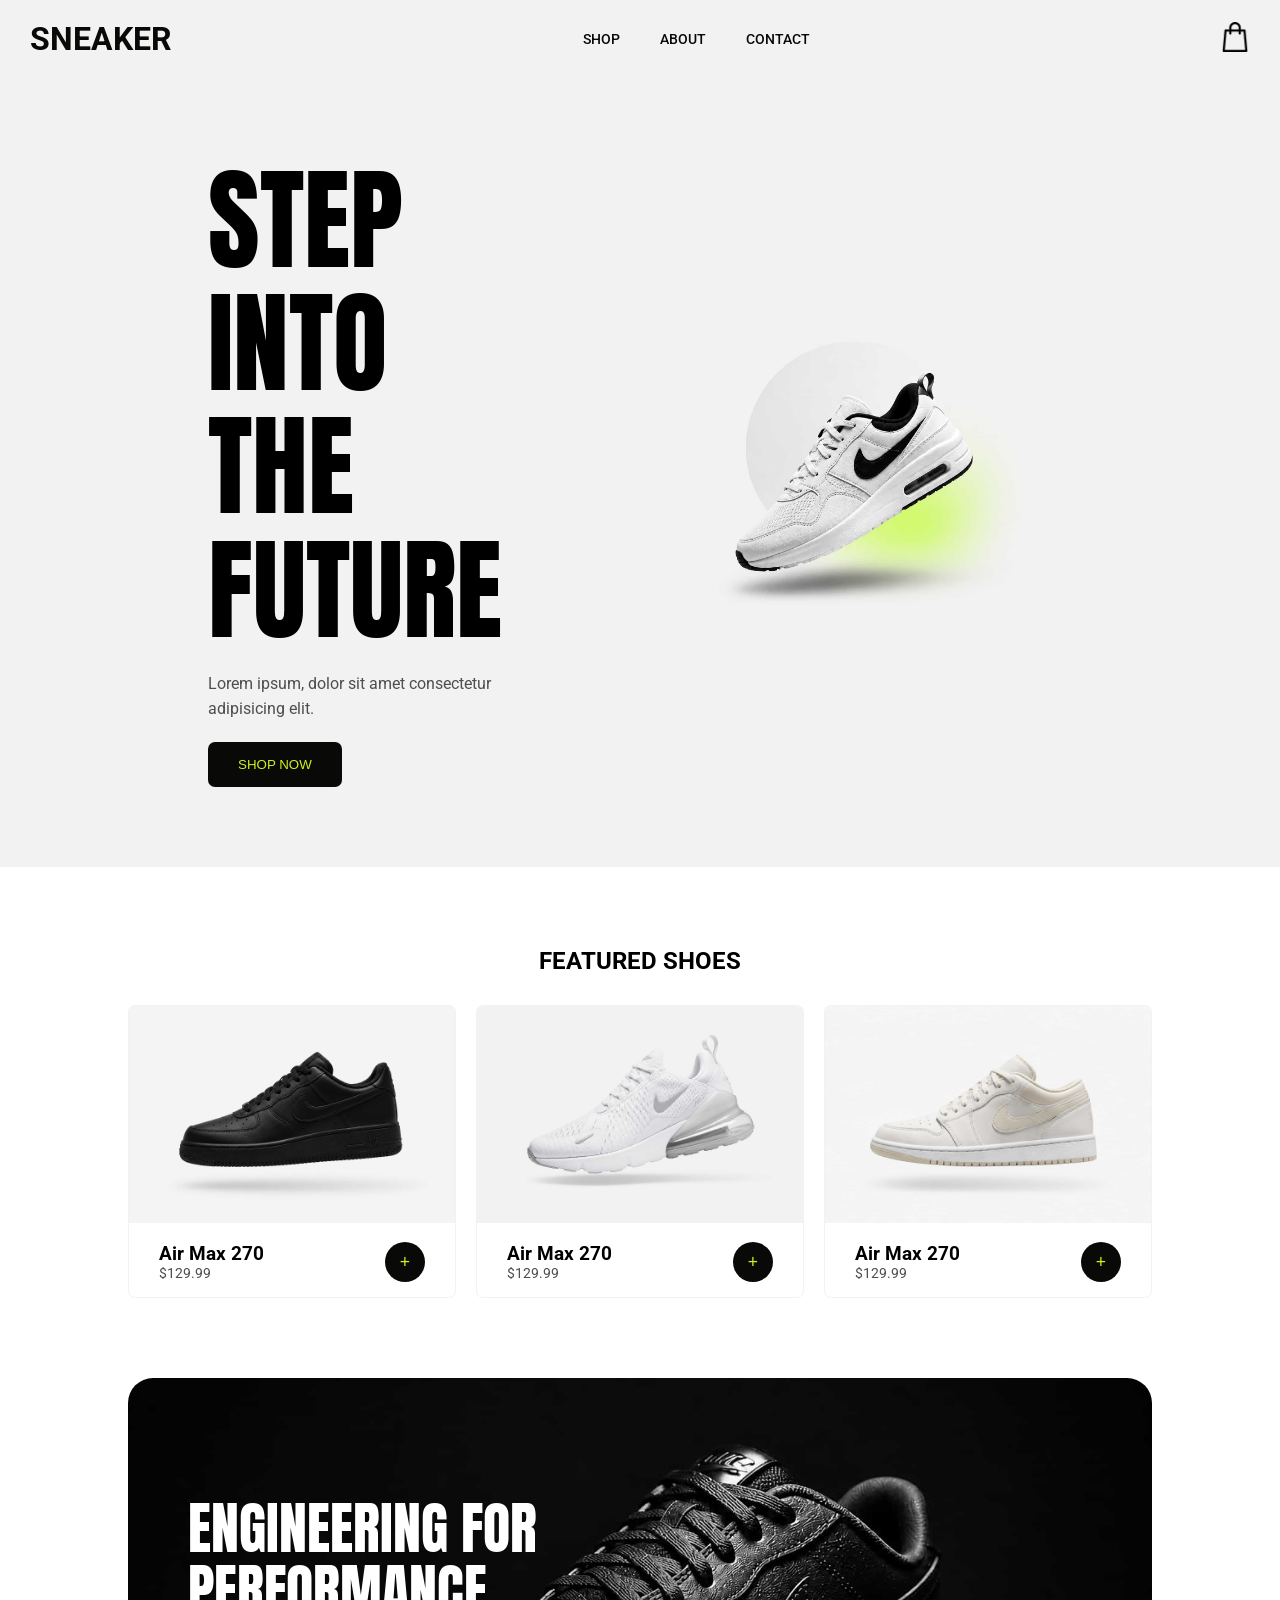
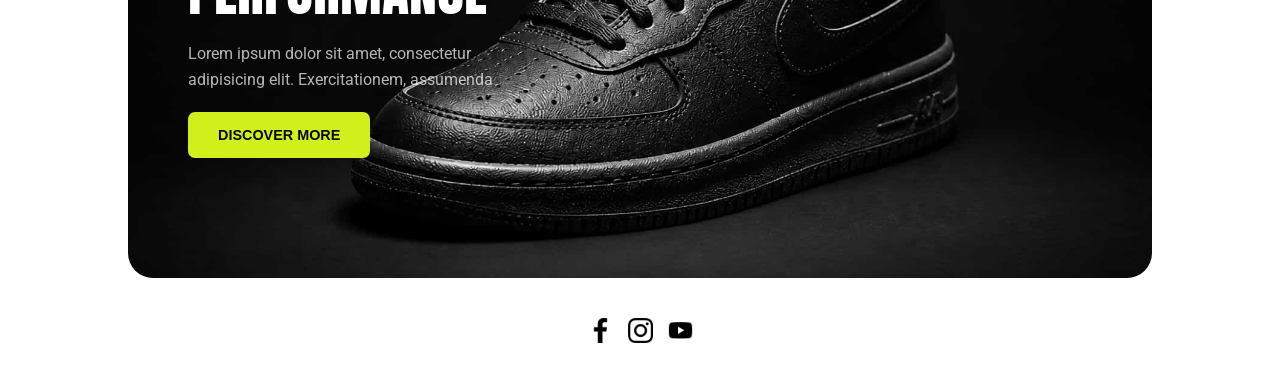
<file: index.html>
<!doctype html>
<html lang="en">
  <head>
    <link rel="shortcut icon" href="./img/favicon.ico" type="image/x-icon" />
    <meta charset="UTF-8" />
    <meta name="viewport" content="width=device-width, initial-scale=1.0" />
    <title>SHOP</title>
    <link rel="preconnect" href="https://fonts.googleapis.com" />
    <link rel="preconnect" href="https://fonts.gstatic.com" crossorigin />
    <link
      href="https://fonts.googleapis.com/css2?family=Anton&family=Roboto:ital,wght@0,100..900;1,100..900&display=swap"
      rel="stylesheet"
    />
    <link rel="stylesheet" href="./css/style.css" />
    <script src="./js/script.js" defer></script>
  </head>
  <body>
    <header>
      <nav>
        <a href="index.html" id="logo">SNEAKER</a>

        <div class="nav-link-container">
          <a href="index.html" class="nav-link">SHOP</a>
          <a href="./pages/about.html" class="nav-link">ABOUT</a>
          <a href="./pages/contact.html" class="nav-link">CONTACT</a>
        </div>

        <div class="nav-actions">
          <a href="">
            <img id="cart" src="./img/shopping-bag.png" alt="cart" />
          </a>
          <button class="menu-toggle" aria-label="Open menu">
            <span></span>
            <span></span>
            <span></span>
          </button>
        </div>
         <div class="menu-overlay"></div>
      </nav>
      <div class="banner">
        <div class="left-banner">
          <h1>STEP INTO THE FUTURE</h1>
          <p class="info-text">
            Lorem ipsum, dolor sit amet consectetur adipisicing elit.
          </p>
          <button class="dark-btn-green">SHOP NOW</button>
        </div>
        <div class="right-banner">
          <img class="right-banner-image" src="./img/shoe.jpg" alt="shoe" />
        </div>
      </div>
    </header>
    <main>
      <section class="featured">
        <h2 class="section-heading">FEATURED SHOES</h2>
        <div class="card-container">
          <!-- CARD 1 -->
          <div class="card">
            <img class="card-img" src="./img/one.jpg" alt="" />
            <div class="bottom-card">
              <div class="bottom-left-card">
                <p class="card-shoe-name">Air Max 270</p>
                <p class="card-price">$129.99</p>
              </div>
              <button class="card-btn">+</button>
            </div>
          </div>

          <!-- CARD 2 -->
          <div class="card">
            <img class="card-img" src="./img/two.jpg" alt="" />
            <div class="bottom-card">
              <div class="bottom-left-card">
                <p class="card-shoe-name">Air Max 270</p>
                <p class="card-price">$129.99</p>
              </div>
              <button class="card-btn">+</button>
            </div>
          </div>

          <!-- CARD 3 -->
          <div class="card">
            <img class="card-img" src="./img/three.jpg" alt="" />
            <div class="bottom-card">
              <div class="bottom-left-card">
                <p class="card-shoe-name">Air Max 270</p>
                <p class="card-price">$129.99</p>
              </div>
              <button class="card-btn">+</button>
            </div>
          </div>
        </div>
      </section>

      <section class="performance">
        <div class="performance-container">
          <h2 class="performance-heading">ENGINEERING FOR PERFORMANCE</h2>
          <p class="performance-text">
            Lorem ipsum dolor sit amet, consectetur adipisicing elit.
            Exercitationem, assumenda
          </p>
          <button class="btn-green">DISCOVER MORE</button>
        </div>
      </section>
    </main>
    <footer>
      <a href="https://facebook.com">
        <img src="./img/facebook.png" alt="" />
      </a>
      <a href="https://instagram.com">
        <img src="./img/instagram.png" alt="" />
      </a>
      <a href="https://youtube.com">
        <img src="./img/youtube.png" alt="" />
      </a>
    </footer>
  </body>
</html>
</file>
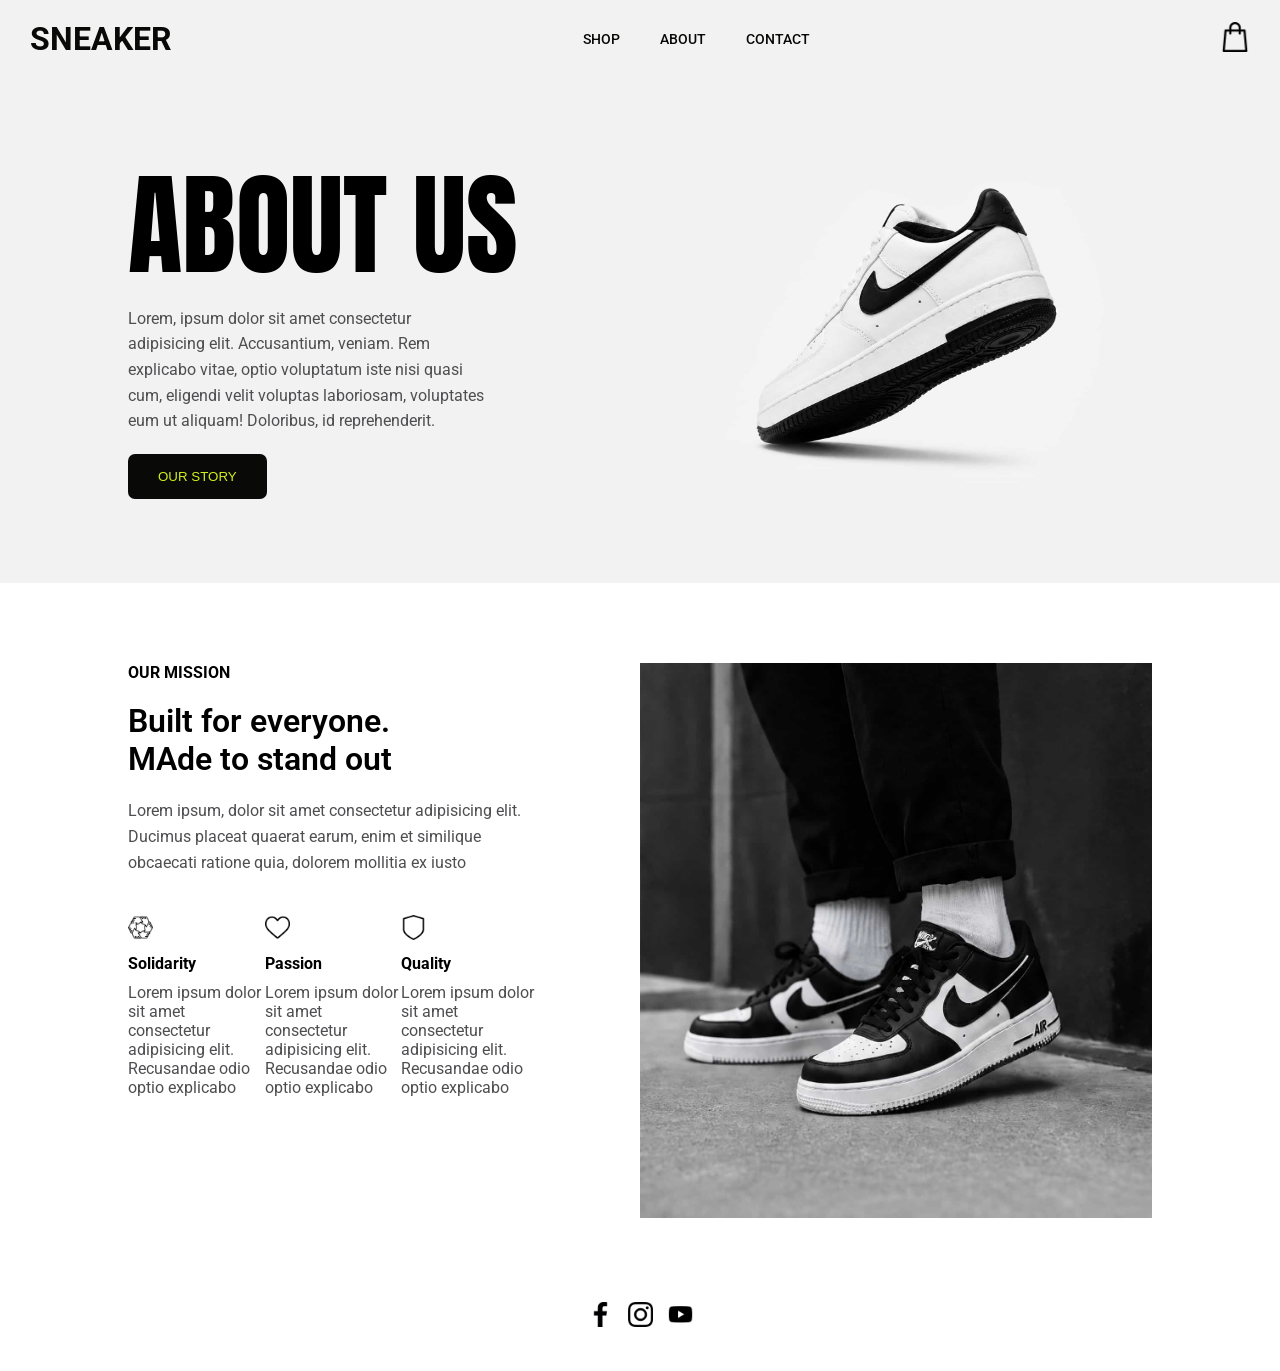
<file: pages/about.html>
<!doctype html>
<html lang="en">
  <head>
    <link rel="shortcut icon" href="../img/favicon.ico" type="image/x-icon" />
    <meta charset="UTF-8" />
    <meta name="viewport" content="width=device-width, initial-scale=1.0" />
    <title>ABOUT</title>
    <link rel="preconnect" href="https://fonts.googleapis.com" />
    <link rel="preconnect" href="https://fonts.gstatic.com" crossorigin />
    <link
      href="https://fonts.googleapis.com/css2?family=Anton&family=Roboto:ital,wght@0,100..900;1,100..900&display=swap"
      rel="stylesheet"
    />
    <link rel="stylesheet" href="../css/style.css" />
    <script src="../js/script.js" defer></script>

  </head>
  <body>
    <header>
      <nav>
        <a href="../index.html" id="logo">SNEAKER</a>

        <div class="nav-link-container">
          <a href="../index.html" class="nav-link">SHOP</a>
          <a href="./about.html" class="nav-link">ABOUT</a>
          <a href="./contact.html" class="nav-link">CONTACT</a>
        </div>

        <div class="nav-actions">
          <a href="">
            <img id="cart" src="../img/shopping-bag.png" alt="cart" />
          </a>
          <button class="menu-toggle" aria-label="Open menu">
            <span></span>
            <span></span>
            <span></span>
          </button>
        </div>
        <div class="menu-overlay"></div>
      </nav>
      <div class="banner-about">
        <div class="banner-about-left">
          <h1>ABOUT US</h1>
          <p class="info-text">
            Lorem, ipsum dolor sit amet consectetur adipisicing elit.
            Accusantium, veniam. Rem explicabo vitae, optio voluptatum iste nisi
            quasi cum, eligendi velit voluptas laboriosam, voluptates eum ut
            aliquam! Doloribus, id reprehenderit.
          </p>
          <button class="dark-btn-green">OUR STORY</button>
        </div>
        <div class="banner-about-right">
          <img src="../img/about.jpg" alt="" />
        </div>
      </div>
    </header>
    <main>
      <section class="mission">
        <div class="mission-container">
          <div class="mission-left">
            <h2 class="mission-heading">OUR MISSION</h2>

            <p class="mission-subheading">
              Built for everyone.<br />MAde to stand out
            </p>
            <p class="mission-text">
              Lorem ipsum, dolor sit amet consectetur adipisicing elit. Ducimus
              placeat quaerat earum, enim et similique obcaecati ratione quia,
              dolorem mollitia ex iusto
            </p>

            <div class="icons-container">
              <div class="icon-card">
                <img class="icon-img" src="../img/solidarity.png" alt="" />
                <p class="icon-heading">Solidarity</p>
                <p class="icon-info">
                  Lorem ipsum dolor sit amet consectetur adipisicing elit.
                  Recusandae odio optio explicabo
                </p>
              </div>

              <div class="icon-card">
                <img class="icon-img" src="../img/heart.png" alt="" />
                <p class="icon-heading">Passion</p>
                <p class="icon-info">
                  Lorem ipsum dolor sit amet consectetur adipisicing elit.
                  Recusandae odio optio explicabo
                </p>
              </div>

              <div class="icon-card">
                <img class="icon-img" src="../img/shield.png" alt="" />
                <p class="icon-heading">Quality</p>
                <p class="icon-info">
                  Lorem ipsum dolor sit amet consectetur adipisicing elit.
                  Recusandae odio optio explicabo
                </p>
              </div>
            </div>
          </div>
          <div class="mission-right">
            <img src="../img/wearing-shoes.jpg" alt="" class="mission-img" />
          </div>
        </div>
      </section>
    </main>
    <footer>
      <a href="https://facebook.com">
        <img src="../img/facebook.png" alt="" />
      </a>
      <a href="https://instagram.com">
        <img src="../img/instagram.png" alt="" />
      </a>
      <a href="https://youtube.com">
        <img src="../img/youtube.png" alt="" />
      </a>
    </footer>
  </body>
</html>
</file>
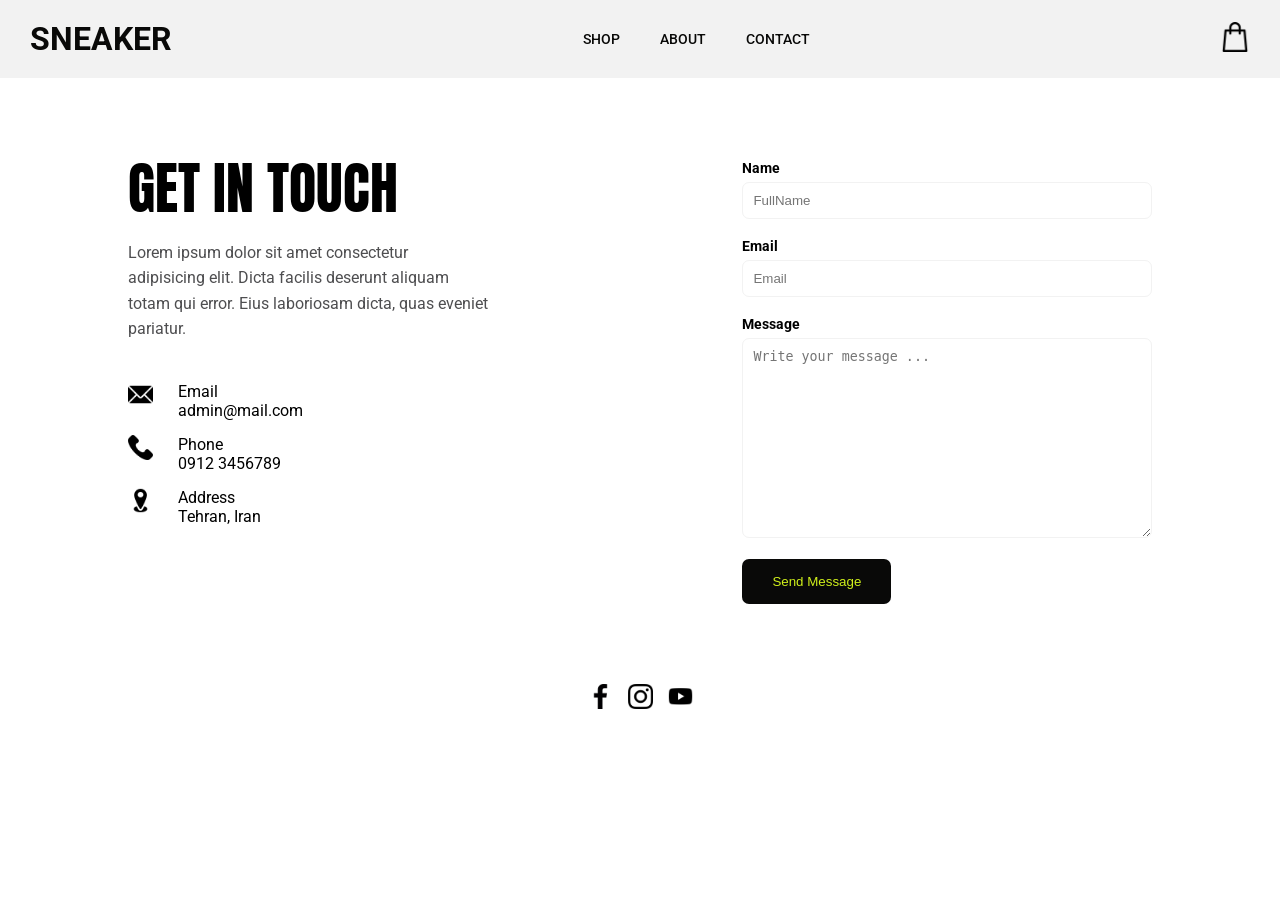
<file: pages/contact.html>
<!doctype html>
<html lang="en">
  <head>
    <link rel="shortcut icon" href="../img/favicon.ico" type="image/x-icon" />

    <meta charset="UTF-8" />
    <meta name="viewport" content="width=device-width, initial-scale=1.0" />
    <title>CONTACT</title>
    <link rel="preconnect" href="https://fonts.googleapis.com" />
    <link rel="preconnect" href="https://fonts.gstatic.com" crossorigin />
    <link
      href="https://fonts.googleapis.com/css2?family=Anton&family=Roboto:ital,wght@0,100..900;1,100..900&display=swap"
      rel="stylesheet"
    />
    <link rel="stylesheet" href="../css/style.css" />
    <script src="../js/script.js" defer></script>
  </head>
  <body>
    <header>
      <nav>
        <a href="../index.html" id="logo">SNEAKER</a>

        <div class="nav-link-container">
          <a href="../index.html" class="nav-link">SHOP</a>
          <a href="./about.html" class="nav-link">ABOUT</a>
          <a href="./contact.html" class="nav-link">CONTACT</a>
        </div>

        <div class="nav-actions">
          <a href="">
            <img id="cart" src="../img/shopping-bag.png" alt="cart" />
          </a>
          <button class="menu-toggle" aria-label="Open menu">
            <span></span>
            <span></span>
            <span></span>
          </button>
        </div>
        <div class="menu-overlay"></div>
      </nav>
    </header>

    <main>
      <section class="contact-container">
        <div class="left-contact-container">
          <h1 class="contact-header">GET IN TOUCH</h1>
          <p class="info-text">
            Lorem ipsum dolor sit amet consectetur adipisicing elit. Dicta
            facilis deserunt aliquam totam qui error. Eius laboriosam dicta,
            quas eveniet pariatur.
          </p>
          <div class="contact-card-container">
            <div class="contact-card">
              <img class="contant-icon" src="../img/email.png" alt="" />
              <div>
                <p class="bold">Email</p>
                <p>admin@mail.com</p>
              </div>
            </div>

            <div class="contact-card">
              <img class="contant-icon" src="../img/phone-call.png" alt="" />
              <div>
                <p class="bold">Phone</p>
                <p>0912 3456789</p>
              </div>
            </div>

            <div class="contact-card">
              <img
                class="contant-icon"
                src="../img/gps-navigation.png"
                alt=""
              />
              <div>
                <p class="bold">Address</p>
                <p>Tehran, Iran</p>
              </div>
            </div>
          </div>
        </div>
        <div class="right-contact-container">
          <form action="" method="post">
            <label class="contact-label" for="name">Name</label>
            <input
              class="contact-input"
              type="text"
              name="name"
              id="name"
              placeholder="FullName"
            />

            <label class="contact-label" for="email">Email</label>
            <input
              class="contact-input"
              type="email"
              name="email"
              id="email"
              placeholder="Email"
            />

            <label class="contact-label" for="message">Message</label>
            <textarea
              class="contact-textarea"
              name="message"
              id="message"
              placeholder="Write your message ..."
            ></textarea>

            <button type="submit" class="dark-btn-green">Send Message</button>
          </form>
        </div>
      </section>
    </main>
    <footer>
      <a href="https://facebook.com">
        <img src="../img/facebook.png" alt="" />
      </a>
      <a href="https://instagram.com">
        <img src="../img/instagram.png" alt="" />
      </a>
      <a href="https://youtube.com">
        <img src="../img/youtube.png" alt="" />
      </a>
    </footer>
  </body>
</html>
</file>
<file: css/style.css>
:root {
  --green: #d0f01b;
  --light-gray: #f2f2f2;
  --black: #090908;
  --dark-gray: #4e4e50;
}

* {
  margin: 0;
  padding: 0;
  box-sizing: border-box;
}

body {
  font-family: "Roboto", sans-serif;
}

header {
  background-color: var(--light-gray);
}

.menu-overlay {
  position: fixed;
  inset: 0;
  background-color: rgba(0, 0, 0, 0.7);
  opacity: 0;
  visibility: hidden;
  transition: opacity 0.3s ease;
  z-index: 5;
}

.menu-overlay.active {
  opacity: 1;
  visibility: visible;
}

nav {
  display: flex;
  justify-content: space-between;
  padding: 20px;
  align-items: center;
  font-family: "Roboto", sans-serif;
}

#logo {
  font-weight: bold;
  font-size: 1.5rem;
  color: var(--black);
  text-decoration: none;
}

.nav-link-container {
  position: fixed;
  top: 0;
  right: 0;
  width: 75%;
  height: 100vh;
  padding: 100px 30px 30px;
  display: flex;
  flex-direction: column;
  gap: 30px;
  background-color: var(--light-gray);
  transform: translateX(100%);
  transition: transform 0.3s ease;
  z-index: 10;
}

.nav-link-container.active {
  transform: translateX(0);
}

.nav-link {
  font-size: 1rem;
  color: var(--black);
  text-decoration: none;
  font-weight: 500;
}

.nav-actions {
  display: flex;
  align-items: center;
  gap: 15px;
  z-index: 20;
}

#cart {
  width: 25px;
  height: 25px;
}

.menu-toggle {
  width: 30px;
  height: 30px;
  padding: 0;
  border: 0;
  background: transparent;
  cursor: pointer;
  display: flex;
  flex-direction: column;
  justify-content: center;
  gap: 5px;
}

.menu-toggle span {
  display: block;
  width: 24px;
  height: 2px;
  background-color: var(--black);
  transition: 0.3s ease;
}

.menu-toggle.active span:nth-child(1) {
  transform: translateY(7px) rotate(45deg);
}

.menu-toggle.active span:nth-child(2) {
  opacity: 0;
}

.menu-toggle.active span:nth-child(3) {
  transform: translateY(-7px) rotate(-45deg);
}

.banner {
  display: flex;
  flex-direction: column;
  width: 90%;
  margin: auto;
  padding: 50px 0;
  justify-content: space-between;
  align-items: center;
  gap: 40px;
}

.left-banner {
  width: 100%;
}

.right-banner {
  width: 100%;
}

.right-banner-image {
  width: 100%;
}

h1 {
  font-size: 4rem;
  max-width: 10ch;
  line-height: 1.1;
  font-weight: 400;
  font-family: "Anton", sans-serif;
}

.info-text {
  color: var(--dark-gray);
  max-width: 40ch;
  margin: 20px 0;
  line-height: 1.6;
}

.dark-btn-green {
  color: var(--green);
  background-color: var(--black);
  padding: 15px 30px;
  border-radius: 7px;
  border: 0;
  cursor: pointer;
  width: fit-content;
}

.card-container {
  width: 90%;
  margin: auto;
  gap: 20px;
  display: grid;
  grid-template-columns: 1fr;
}

.card-img {
  width: 100%;
}

.card {
  border-radius: 7px;
  overflow: hidden;
  border: 1px solid var(--light-gray);
}

.bottom-card {
  padding: 15px 20px;
  display: flex;
  justify-content: space-between;
  align-items: center;
}

.card-shoe-name {
  font-size: 1.1rem;
  font-weight: bold;
}

.card-price {
  color: var(--dark-gray);
  font-size: 0.9rem;
}

.card-btn {
  color: var(--green);
  border-radius: 50%;
  width: 40px;
  height: 40px;
  border: 0;
  background: var(--black);
  font-size: 1.1rem;
  display: flex;
  justify-content: center;
  align-items: center;
  cursor: pointer;
}

.featured {
  margin: 50px 0;
}

.section-heading {
  text-align: center;
  margin-bottom: 30px;
}

.performance {
  margin: 40px 0 0 0;
}

.performance-container {
  background: url("../img/advertisment.jpg");
  min-height: 500px;
  height: auto;
  width: 90%;
  margin: auto;
  border-radius: 25px;
  background-position: center;
  background-size: cover;
  display: flex;
  justify-content: center;
  flex-direction: column;
  padding: 40px;
}

.performance-heading {
  color: white;
  font-family: "Anton", sans-serif;
  font-size: 2.8rem;
  line-height: 1.1;
  font-weight: 400;
  max-width: 20ch;
}

.performance-text {
  color: rgba(255, 255, 255, 0.7);
  padding: 20px 0;
  max-width: 40ch;
  line-height: 1.6;
}

.btn-green {
  width: fit-content;
  padding: 15px 30px;
  background: var(--green);
  color: var(--black);
  border: 0;
  border-radius: 7px;
  cursor: pointer;
  font-weight: bold;
  font-size: 0.9rem;
}

footer {
  display: flex;
  justify-content: center;
  margin: 40px 0;
  gap: 15px;
}

footer a {
  text-decoration: none;
}

footer a img {
  width: 25px;
  height: 25px;
}

.banner-about {
  display: flex;
  flex-direction: column;
  width: 90%;
  margin: auto;
  padding: 50px 0;
  align-items: center;
  justify-content: space-between;
  gap: 40px;
}

.banner-about-left {
  width: 100%;
}

.banner-about-right {
  width: 100%;
}

.banner-about-right img {
  width: 100%;
}

.mission-img {
  width: 100%;
}

.mission-container {
  width: 90%;
  margin: 60px auto;
  display: flex;
  flex-direction: column;
  justify-content: space-between;
  gap: 40px;
}

.mission-left {
  width: 100%;
}

.mission-right {
  width: 100%;
}

.mission-heading {
  font-size: 1rem;
}

.mission-subheading {
  font-size: 1.7rem;
  font-weight: 600;
  margin: 20px 0;
}

.mission-text {
  color: var(--dark-gray);
  line-height: 1.6;
}

.icon-img {
  width: 25px;
  height: 25px;
}

.icon-heading {
  font-weight: bold;
  margin: 10px 0;
}

.icon-info {
  color: var(--dark-gray);
}

.icons-container {
  display: grid;
  margin-top: 40px;
  grid-template-columns: repeat(2, 1fr);
  gap: 30px 20px;
}

.contant-icon {
  width: 25px;
  height: 25px;
}

.contact-card {
  display: flex;
  gap: 15px;
}

.contact-container {
  display: flex;
  flex-direction: column;
  width: 90%;
  margin: 60px auto;
  justify-content: space-between;
  gap: 50px;
}

.right-contact-container {
  width: 100%;
}

.left-contact-container {
  width: 100%;
}

.contact-header {
  font-size: 2.8rem;
}

.contact-card-container {
  display: flex;
  flex-direction: column;
  gap: 15px;
  margin-top: 40px;
}

.contact-input {
  border: 1px solid var(--light-gray);
  outline: none;
  width: 100%;
  padding: 10px;
  border-radius: 7px;
  margin-bottom: 17px;
  margin-top: 5px;
}

.contact-label {
  font-weight: bold;
  font-size: 0.9rem;
}

.contact-textarea {
  border: 1px solid var(--light-gray);
  outline: none;
  width: 100%;
  padding: 10px;
  border-radius: 7px;
  margin-bottom: 17px;
  margin-top: 5px;
  height: 200px;
}

@media (min-width: 768px) {
  nav {
    padding: 20px 30px;
  }

  .nav-link-container {
    position: static;
    width: auto;
    height: auto;
    padding: 0;
    flex-direction: row;
    gap: 40px;
    background-color: transparent;
    transform: none;
    transition: none;
  }

  .nav-actions {
    gap: 0;
  }

  .menu-toggle {
    display: none;
  }

  #cart {
    width: 30px;
    height: 30px;
  }

  .nav-link {
    font-size: 0.9rem;
  }

  #logo {
    font-size: 2rem;
  }

  .banner {
    flex-direction: row;
    width: 80%;
    padding: 80px;
    gap: 0;
  }

  .left-banner {
    width: 40%;
  }

  .right-banner {
    width: 50%;
  }

  h1 {
    font-size: 7rem;
  }

  .card-container {
    width: 80%;
    grid-template-columns: repeat(auto-fit, minmax(250px, 1fr));
  }

  .bottom-card {
    padding: 15px 30px;
  }

  .card-shoe-name {
    font-size: 1.2rem;
  }

  .featured {
    margin: 80px 0;
  }

  .performance-container {
    height: 500px;
    min-height: 0;
    width: 80%;
    padding-left: 60px;
    padding-right: 60px;
  }

  .performance-heading {
    font-size: 3.5rem;
  }

  .banner-about {
    flex-direction: row;
    width: 80%;
    padding: 80px 0;
    gap: 0;
  }

  .banner-about-left {
    width: 40%;
  }

  .banner-about-right {
    width: 50%;
  }

  .mission-container {
    width: 80%;
    margin: 80px auto;
    flex-direction: row;
    gap: 0;
  }

  .mission-left {
    width: 40%;
  }

  .mission-right {
    width: 50%;
  }

  .mission-subheading {
    font-size: 2rem;
  }

  .icons-container {
    grid-template-columns: repeat(auto-fit, minmax(100px, 1fr));
    gap: 0;
  }

  .contact-container {
    flex-direction: row;
    width: 80%;
    margin: 80px auto;
    gap: 0;
  }

  .right-contact-container {
    width: 40%;
  }

  .left-contact-container {
    width: 40%;
  }

  .contact-header {
    font-size: 3.5rem;
  }

  .contact-card {
    gap: 25px;
  }
}

.snackbar {
  position: fixed;
  left: 50%;
  bottom: 24px;
  transform: translate(-50%, 100px);
  width: min(90%, 420px);
  padding: 14px 18px;
  background-color: var(--black);
  color: white;
  border-radius: 4px;
  font-size: 0.9rem;
  display: flex;
  align-items: center;
  justify-content: space-between;
  gap: 15px;
  box-shadow: 0 4px 12px rgba(0, 0, 0, 0.25);
  opacity: 0;
  visibility: hidden;
  transition:
    transform 0.25s ease,
    opacity 0.25s ease;
  z-index: 1000;
}

.snackbar.show {
  transform: translate(-50%, 0);
  opacity: 1;
  visibility: visible;
}

.snackbar-message {
  flex: 1;
}

.snackbar-action {
  color: var(--green);
  background: transparent;
  border: 0;
  font-size: 0.8rem;
  font-weight: bold;
  cursor: pointer;
  padding: 5px;
}
</file>
